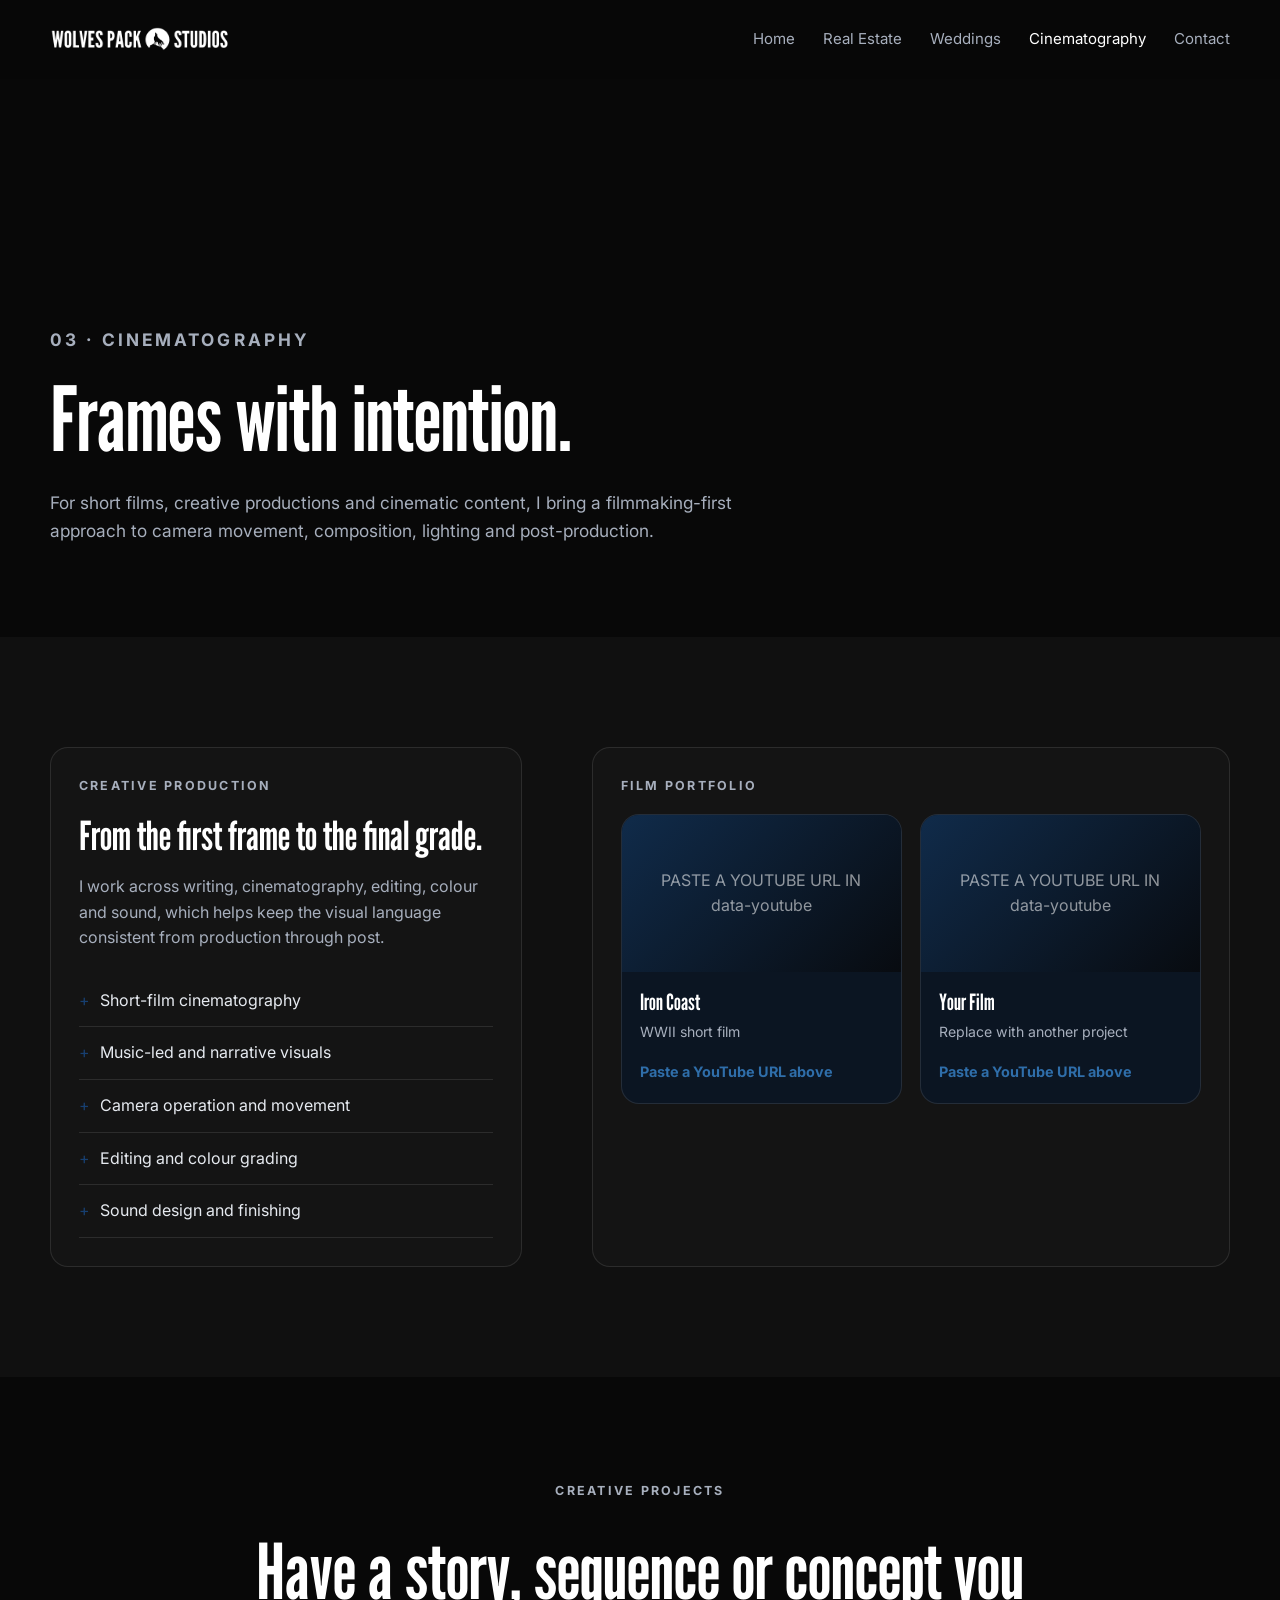
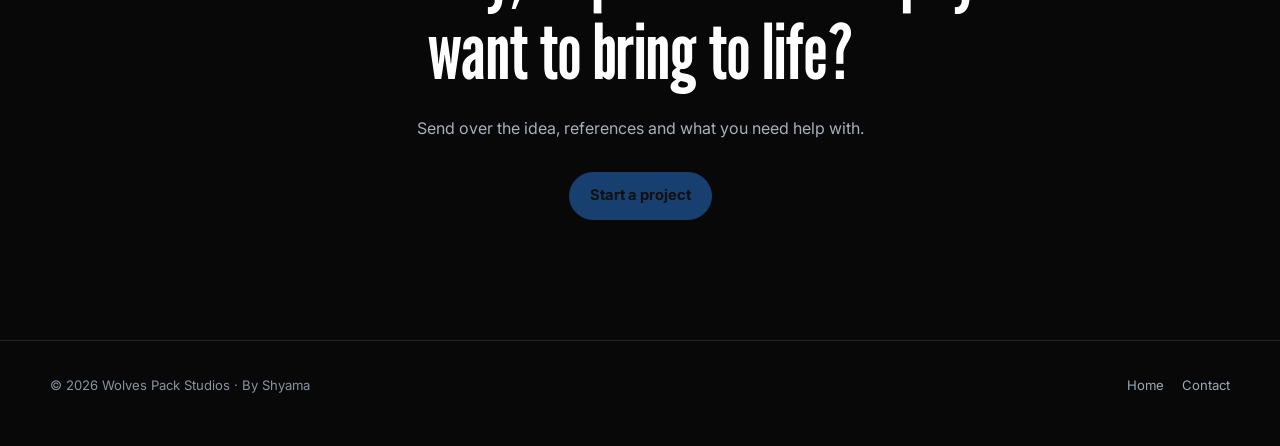
<file: cinematography.html>
<!DOCTYPE html>
<html lang="en">
<head>
  <meta charset="UTF-8">
  <meta name="viewport" content="width=device-width, initial-scale=1.0">
  <meta name="description" content="Cinematography and filmmaking by Wolves Pack Studios.">
  <title>Cinematography | Wolves Pack Studios</title>
  <link rel="stylesheet" href="styles.css">
  <link rel="preconnect" href="https://fonts.googleapis.com">
  <link rel="preconnect" href="https://fonts.gstatic.com" crossorigin>
  <link href="https://fonts.googleapis.com/css2?family=Inter:wght@400;500;600;700;800&family=League+Gothic&display=swap" rel="stylesheet">
  <link rel="icon" type="image/png" href="media/favicon.png">
</head>
<body>
  <header class="site-header">
    <div class="container nav">
      <a class="brand" href="index.html" aria-label="Wolves Pack Studios home"><img src="media/logo.png" alt="Wolves Pack Studios logo"></a>
      <button class="menu-toggle" aria-expanded="false" aria-label="Open navigation">☰</button>
      <nav class="nav-links" aria-label="Primary navigation">
        <a href="index.html">Home</a>
        <a href="real-estate.html">Real Estate</a>
        <a href="weddings.html">Weddings</a>
        <a class="active" href="cinematography.html">Cinematography</a>
        <a href="contact.html">Contact</a>
      </nav>
    </div>
  </header>

  <main>
    <section class="page-hero">
      <div class="container fade-in">
        <p class="eyebrow">03 · Cinematography</p>
        <h1>Frames with intention.</h1>
        <p>For short films, creative productions and cinematic content, I bring a filmmaking-first approach to camera movement, composition, lighting and post-production.</p>
      </div>
    </section>

    <section class="section section-soft">
      <div class="container detail-grid">
        <div class="detail-panel fade-in">
          <p class="eyebrow">Creative production</p>
          <h2>From the first frame to the final grade.</h2>
          <p>I work across writing, cinematography, editing, colour and sound, which helps keep the visual language consistent from production through post.</p>
          <ul class="detail-list">
            <li>Short-film cinematography</li>
            <li>Music-led and narrative visuals</li>
            <li>Camera operation and movement</li>
            <li>Editing and colour grading</li>
            <li>Sound design and finishing</li>
          </ul>
        </div>

        <div class="detail-panel fade-in">
          <p class="eyebrow">Film portfolio</p>
          <div class="video-grid">
            <!-- EDIT: Replace these links with your own YouTube films -->
            <article class="video-card">
              <div class="youtube-frame" data-youtube="https://www.youtube.com/watch?v=YOUR_VIDEO_ID"></div>
              <div class="video-info">
                <h3>Iron Coast</h3>
                <p>WWII short film</p>
                <span class="video-link-note">Paste a YouTube URL above</span>
              </div>
            </article>
            <article class="video-card">
              <div class="youtube-frame" data-youtube="https://www.youtube.com/watch?v=YOUR_VIDEO_ID"></div>
              <div class="video-info">
                <h3>Your Film</h3>
                <p>Replace with another project</p>
                <span class="video-link-note">Paste a YouTube URL above</span>
              </div>
            </article>
          </div>
        </div>
      </div>
    </section>

    <section class="cta">
      <div class="container fade-in">
        <p class="eyebrow">Creative projects</p>
        <h2>Have a story, sequence or concept you want to bring to life?</h2>
        <p>Send over the idea, references and what you need help with.</p>
        <a class="btn btn-primary" href="contact.html">Start a project</a>
      </div>
    </section>
  </main>

  <footer class="site-footer">
    <div class="container footer-inner">
      <div class="footer-copy">© 2026 Wolves Pack Studios · By Shyama</div>
      <div class="footer-links"><a href="index.html">Home</a><a href="contact.html">Contact</a></div>
    </div>
  </footer>
  <script src="script.js"></script>
</body>
</html>
</file>
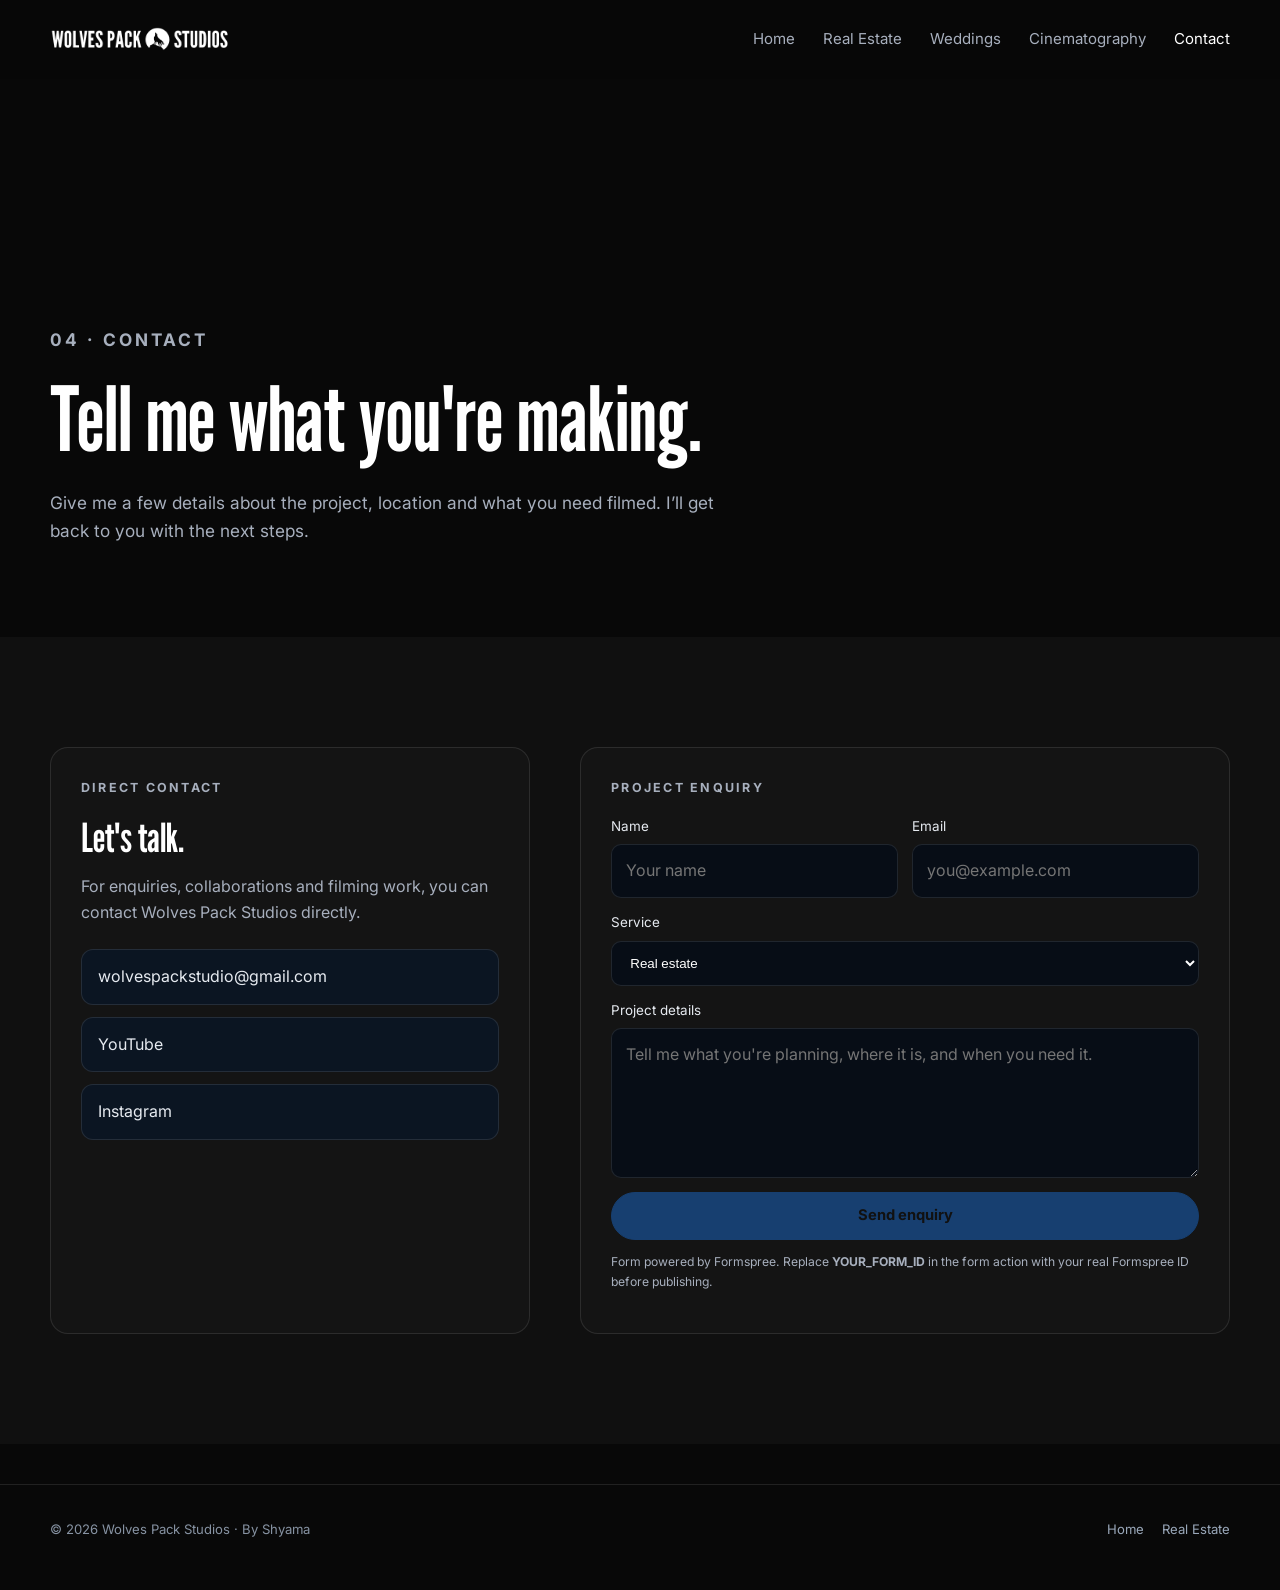
<file: contact.html>
<!DOCTYPE html>
<html lang="en">
<head>
  <meta charset="UTF-8">
  <meta name="viewport" content="width=device-width, initial-scale=1.0">
  <meta name="description" content="Contact Wolves Pack Studios for filmmaking, videography and photography projects.">
  <title>Contact | Wolves Pack Studios</title>
  <link rel="stylesheet" href="styles.css">
  <link rel="preconnect" href="https://fonts.googleapis.com">
  <link rel="preconnect" href="https://fonts.gstatic.com" crossorigin>
  <link href="https://fonts.googleapis.com/css2?family=Inter:wght@400;500;600;700;800&family=League+Gothic&display=swap" rel="stylesheet">
  <link rel="icon" type="image/png" href="media/favicon.png">
</head>
<body>
  <header class="site-header">
    <div class="container nav">
      <a class="brand" href="index.html" aria-label="Wolves Pack Studios home"><img src="media/logo.png" alt="Wolves Pack Studios logo"></a>
      <button class="menu-toggle" aria-expanded="false" aria-label="Open navigation">☰</button>
      <nav class="nav-links" aria-label="Primary navigation">
        <a href="index.html">Home</a>
        <a href="real-estate.html">Real Estate</a>
        <a href="weddings.html">Weddings</a>
        <a href="cinematography.html">Cinematography</a>
        <a class="active" href="contact.html">Contact</a>
      </nav>
    </div>
  </header>

  <main>
    <section class="page-hero">
      <div class="container fade-in">
        <p class="eyebrow">04 · Contact</p>
        <h1>Tell me what you're making.</h1>
        <p>Give me a few details about the project, location and what you need filmed. I’ll get back to you with the next steps.</p>
      </div>
    </section>

    <section class="section section-soft">
      <div class="container contact-grid">
        <aside class="contact-card fade-in">
          <p class="eyebrow">Direct contact</p>
          <h2>Let's talk.</h2>
          <p>For enquiries, collaborations and filming work, you can contact Wolves Pack Studios directly.</p>

          <div class="contact-links">
            <!-- EDIT these values -->
            <a href="mailto:wolvespackstudio@gmail.com">wolvespackstudio@gmail.com</a>
            <a href="https://www.youtube.com/" target="_blank" rel="noopener">YouTube</a>
            <a href="https://www.instagram.com/" target="_blank" rel="noopener">Instagram</a>
          </div>
        </aside>

        <div class="contact-card fade-in">
          <p class="eyebrow">Project enquiry</p>
          <!-- EDIT: Replace YOUR_FORM_ID with the Formspree ID from your account. -->
          <form id="contact-form" action="https://formspree.io/f/YOUR_FORM_ID" method="POST">
            <div class="form-grid">
              <div class="form-field">
                <label for="name">Name</label>
                <input id="name" name="name" type="text" placeholder="Your name" required>
              </div>
              <div class="form-field">
                <label for="email">Email</label>
                <input id="email" name="email" type="email" placeholder="you@example.com" required>
                <input type="hidden" name="_subject" value="New Wolves Pack Studios enquiry">
              </div>
              <div class="form-field full">
                <label for="service">Service</label>
                <select id="service" name="service">
                  <option>Real estate</option>
                  <option>Wedding</option>
                  <option>Cinematography</option>
                  <option>Other project</option>
                </select>
              </div>
              <div class="form-field full">
                <label for="message">Project details</label>
                <textarea id="message" name="message" placeholder="Tell me what you're planning, where it is, and when you need it."></textarea>
              </div>
              <div class="form-field full">
                <button class="btn btn-primary" type="submit">Send enquiry</button>

              </div>
            </div>
          </form>
          <p class="form-note">Form powered by Formspree. Replace <strong>YOUR_FORM_ID</strong> in the form action with your real Formspree ID before publishing.</p>
        </div>
      </div>
    </section>
  </main>

  <footer class="site-footer">
    <div class="container footer-inner">
      <div class="footer-copy">© 2026 Wolves Pack Studios · By Shyama</div>
      <div class="footer-links"><a href="index.html">Home</a><a href="real-estate.html">Real Estate</a></div>
    </div>
  </footer>
  <script src="script.js"></script>
</body>
</html>
</file>
<file: styles.css>
:root {
  --bg: #080808;
  --bg-soft: #101010;
  --panel: #141414;
  --text: #ffffff;
  --muted: #a7afbd;
  --accent: #173f70;
  --accent-strong: #2f6eaa;
  --border: rgba(255,255,255,.10);
  --max: 1180px;
  --radius: 18px;
  --shadow: 0 20px 60px rgba(0,0,0,.35);
}

* { box-sizing: border-box; }
html { scroll-behavior: smooth; }
body {
  margin: 0;
  background: var(--bg);
  color: var(--text);
  font-family: Inter, ui-sans-serif, system-ui, -apple-system, BlinkMacSystemFont, "Segoe UI", sans-serif;
  line-height: 1.6;
}

a { color: inherit; text-decoration: none; }
img { max-width: 100%; display: block; }
button, input, textarea { font: inherit; }

.container {
  width: min(var(--max), calc(100% - 40px));
  margin: 0 auto;
}

.skip-link {
  position: fixed;
  left: 16px;
  top: -100px;
  background: var(--accent);
  color: #080808;
  padding: 10px 14px;
  border-radius: 8px;
  z-index: 1000;
}
.skip-link:focus { top: 16px; }

.site-header {
  position: sticky;
  top: 0;
  z-index: 100;
  background: rgba(8,8,8,.80);
  border-bottom: 1px solid transparent;
  backdrop-filter: blur(18px);
  transition: border-color .25s ease;
}
.site-header.scrolled { border-color: var(--border); }

.nav {
  min-height: 78px;
  display: flex;
  align-items: center;
  justify-content: space-between;
  gap: 24px;
}

.brand {
  display: inline-flex;
  align-items: center;
  gap: 12px;
  font-weight: 800;
  letter-spacing: .09em;
  text-transform: uppercase;
  font-family: "League Gothic", Impact, sans-serif;
  font-size: 1.05rem;
}
.brand img { display:block; width:auto; height:42px; max-width:180px; object-fit:contain; }
.brand-mark {
  width: 34px;
  height: 34px;
  display: grid;
  place-items: center;
  border: 1px solid rgba(31,79,138,.75);
  color: var(--accent-strong);
  font-size: .74rem;
  letter-spacing: .06em;
}

.nav-links {
  display: flex;
  align-items: center;
  gap: 28px;
}
.nav-links a {
  color: var(--muted);
  font-size: .94rem;
  transition: color .2s ease;
}
.nav-links a:hover,
.nav-links a.active { color: var(--text); }

.menu-toggle {
  display: none;
  width: 44px;
  height: 44px;
  border: 1px solid var(--border);
  background: transparent;
  color: var(--text);
  border-radius: 10px;
  cursor: pointer;
}

.hero {
  min-height: calc(100vh - 78px);
  min-height: calc(100svh - 78px);
  display: flex;
  align-items: center;
  justify-content: center;
  position: relative;
  overflow: hidden;
  isolation: isolate;
}

.hero-video-section {
  text-align: center;
}

.hero-video {
  position: absolute;
  inset: 0;
  width: 100%;
  height: 100%;
  object-fit: cover;
  z-index: -3;
  background: #05070b;
}

.hero-video-overlay {
  position: absolute;
  inset: 0;
  z-index: -2;
  background:
    linear-gradient(180deg, rgba(0,0,0,.58) 0%, rgba(0,8,20,.42) 45%, rgba(0,0,0,.72) 100%),
    linear-gradient(90deg, rgba(0,0,0,.28), rgba(11,35,65,.18), rgba(0,0,0,.28));
  pointer-events: none;
}

.hero-video-section::after {
  content: "";
  position: absolute;
  inset: 0;
  z-index: -1;
  background: radial-gradient(circle at center, rgba(23,63,112,.12), transparent 55%);
  pointer-events: none;
}

.hero-content {
  display: flex;
  align-items: center;
  justify-content: center;
  width: 100%;
  padding: 100px 0;
}

.hero-content > div {
  width: min(100%, 1000px);
  display: flex;
  flex-direction: column;
  align-items: center;
}

.hero h1 {
  font-size: clamp(3.5rem, 8vw, 7.2rem);
  max-width: 1000px;
  letter-spacing: -.035em;
  margin: 0 auto;
}
.hero h1 span { color: var(--accent-strong); }
.hero-copy {
  margin-top: 28px;
  max-width: 700px;
  color: #e0e5ec;
  font-size: 1.08rem;
}
.hero-actions { display: flex; justify-content: center; gap: 14px; flex-wrap: wrap; margin-top: 34px; }

.eyebrow {
  text-transform: uppercase;
  letter-spacing: .18em;
  color: var(--text);
  font-size: .78rem;
  font-weight: 700;
  margin: 0 0 18px;
}

h1, h2, h3 {
  font-family: "League Gothic", Impact, sans-serif;
  line-height: 1.05;
  margin: 0;
  font-weight: 500;
}
.hero h1 {
  font-size: clamp(3.5rem, 8vw, 7.2rem);
  max-width: 850px;
  letter-spacing: -.035em;
}
.hero h1 span { color: var(--accent-strong); }
.hero-copy {
  margin-top: 28px;
  max-width: 680px;
  color: #d5dbe4;
  font-size: 1.08rem;
}
.hero-actions { display: flex; gap: 14px; flex-wrap: wrap; margin-top: 34px; }

.btn {
  display: inline-flex;
  align-items: center;
  justify-content: center;
  min-height: 48px;
  padding: 0 20px;
  border-radius: 999px;
  border: 1px solid var(--border);
  transition: transform .2s ease, background .2s ease, color .2s ease, border-color .2s ease;
  font-size: .92rem;
  font-weight: 700;
}
.btn:hover { transform: translateY(-2px); }
.btn-primary { background: var(--accent); color: #111; border-color: var(--accent); }
.btn-primary:hover { background: var(--accent-strong); }
.btn-secondary { background: transparent; color: var(--text); }
.btn-secondary:hover { border-color: rgba(31,79,138,.55); }

.hero-card {
  aspect-ratio: 4 / 5;
  border: 1px solid var(--border);
  border-radius: 24px;
  background:
    linear-gradient(145deg, rgba(31,79,138,.20), rgba(255,255,255,.01) 38%, rgba(255,255,255,.04)),
    linear-gradient(180deg, #10233b, #080808);
  box-shadow: var(--shadow);
  overflow: hidden;
  position: relative;
}
.hero-card::after {
  content: "WPS";
  position: absolute;
  inset: auto 24px 18px auto;
  color: rgba(255,255,255,.16);
  font-size: 3rem;
  font-weight: 900;
  letter-spacing: .08em;
}
.hero-card-inner {
  position: absolute;
  inset: 22px;
  border: 1px solid rgba(255,255,255,.12);
  padding: 26px;
  display: flex;
  flex-direction: column;
  justify-content: space-between;
}
.hero-card-title {
  color: rgba(255,255,255,.62);
  text-transform: uppercase;
  letter-spacing: .12em;
  font-size: .72rem;
}
.hero-card-quote {
  max-width: 260px;
  font-family: Georgia, "Times New Roman", serif;
  font-size: clamp(2rem, 4vw, 3.4rem);
  line-height: 1.02;
}
.hero-card-note { color: #a7afbd; font-size: .84rem; }

.section { padding: 110px 0; }
.section-soft { background: var(--bg-soft); }
.section-heading { display: flex; align-items: end; justify-content: space-between; gap: 24px; margin-bottom: 42px; }
.section-heading h2 { font-size: clamp(2.5rem, 5vw, 4.3rem); }
.section-heading p { max-width: 510px; color: var(--muted); margin: 0; }

.portrait-banner {
  width: 100%;
  aspect-ratio: 21 / 11;
  min-height: 360px;
  border-radius: 24px;
  border: none;
  background: none;
  position: relative;
  overflow: hidden;
  display: flex;
  flex-direction: column;
  align-items: center;
  justify-content: center;
  text-align: center;
  box-shadow: none;
  margin-bottom: 60px;
}

.portrait-banner img {
  width: 100%;
  height: 100%;
  object-fit: cover;
  object-position: 50% 28%;
  display: block;
}

.portrait-placeholder-text {
  position: relative;
  z-index: 1;
  font-family: "League Gothic", Impact, sans-serif;
  font-size: clamp(3rem, 7vw, 6rem);
  letter-spacing: .08em;
  color: rgba(255,255,255,.72);
}
.portrait-placeholder-note {
  position: relative;
  z-index: 1;
  margin-top: 8px;
  color: rgba(255,255,255,.45);
  font-size: .82rem;
}
.about-copy-wide {
  max-width: 900px;
}
.about-copy p { color: #d5dbe4; font-size: 1.04rem; }
.about-stats {
  display: grid;
  grid-template-columns: repeat(3, 1fr);
  gap: 12px;
  margin-top: 30px;
}
.stat {
  padding: 18px;
  background: #0b1522;
  border: 1px solid var(--border);
  border-radius: 14px;
}
.stat strong { display: block; font-size: 1.35rem; }
.stat span { color: var(--muted); font-size: .78rem; text-transform: uppercase; letter-spacing: .09em; }

.services-grid {
  display: grid;
  grid-template-columns: repeat(2, 1fr);
  gap: 16px;
}
.service-card {
  position: relative;
  min-height: 300px;
  padding: 28px;
  border: 1px solid var(--border);
  border-radius: var(--radius);
  background: linear-gradient(180deg, rgba(255,255,255,.035), rgba(255,255,255,.015));
  overflow: hidden;
  display: flex;
  flex-direction: column;
  justify-content: space-between;
  transition: transform .25s ease, border-color .25s ease, background .25s ease;
}
.service-card:hover { transform: translateY(-4px); border-color: rgba(31,79,138,.48); background: linear-gradient(180deg, rgba(31,79,138,.10), rgba(255,255,255,.015)); }
.service-number { color: var(--accent); font-size: .76rem; letter-spacing: .14em; font-weight: 700; }
.service-card h3 { font-size: 2.3rem; margin-top: 20px; }
.service-card p { color: var(--muted); max-width: 450px; margin: 18px 0 0; }
.service-link { color: var(--text); font-weight: 700; margin-top: 26px; }
.service-link::after { content: "  →"; color: var(--accent); }

.portfolio-grid {
  display: grid;
  grid-template-columns: repeat(3, 1fr);
  gap: 16px;
}
.portfolio-card {
  border: 1px solid var(--border);
  border-radius: var(--radius);
  overflow: hidden;
  background: var(--panel);
}
.portfolio-thumb {
  aspect-ratio: 16/10;
  display: grid;
  place-items: center;
  background: linear-gradient(135deg, #102b4a, #080b10);
  position: relative;
}
.portfolio-thumb::before {
  content: "▶";
  width: 58px;
  height: 58px;
  border: 1px solid rgba(255,255,255,.32);
  border-radius: 50%;
  display: grid;
  place-items: center;
  color: white;
  background: rgba(0,0,0,.25);
}
.portfolio-meta { padding: 18px; }
.portfolio-meta h3 { font-size: 1.45rem; }
.portfolio-meta p { margin: 6px 0 16px; color: var(--muted); font-size: .9rem; }
.portfolio-meta a { color: var(--accent-strong); font-weight: 700; font-size: .9rem; }

.cta {
  padding: 80px 0;
  text-align: center;
}
.cta h2 { font-size: clamp(2.8rem, 6vw, 5.3rem); max-width: 850px; margin: 0 auto; }
.cta p { max-width: 620px; margin: 24px auto 30px; color: var(--muted); }


.page-hero {
  position: relative;
  min-height: 62vh;
  display: flex;
  align-items: end;
  overflow: hidden;
  padding: 120px 0 75px;
}
.page-hero-media {
  position: absolute;
  inset: 0;
  background: linear-gradient(135deg, #102b4a, #080b10);
  z-index: 0;
}
.hero-bg-video {
  width: 100%;
  height: 100%;
  object-fit: cover;
  opacity: .48;
}
.page-hero-media::after {
  content: "";
  position: absolute;
  inset: 0;
  background: linear-gradient(180deg, rgba(4,8,14,.20), rgba(4,8,14,.92));
}
.page-hero > .container { position: relative; z-index: 1; }
.page-hero-placeholder {
  position: absolute;
  inset: 0;
  display: grid;
  place-items: center;
  color: rgba(255,255,255,.22);
  font-family: "League Gothic", Impact, sans-serif;
  font-size: clamp(2rem, 6vw, 5rem);
  letter-spacing: .08em;
}

.page-hero h1 { font-size: clamp(3rem, 7vw, 6rem); max-width: 900px; }
.page-hero p { max-width: 700px; color: var(--muted); font-size: 1.08rem; margin-top: 24px; }

.detail-grid {
  display: grid;
  grid-template-columns: .85fr 1.15fr;
  gap: 70px;
}
.detail-panel {
  padding: 28px;
  border: 1px solid var(--border);
  border-radius: var(--radius);
  background: var(--panel);
}
.detail-panel h2 { font-size: 2.5rem; margin-bottom: 18px; }
.detail-panel p { color: var(--muted); }
.detail-list { margin: 24px 0 0; padding: 0; list-style: none; }
.detail-list li { padding: 13px 0; border-bottom: 1px solid var(--border); color: #e6eaf0; }
.detail-list li::before { content: "+"; color: var(--accent); margin-right: 10px; }

.video-grid { display: grid; grid-template-columns: 1fr 1fr; gap: 18px; }
.youtube-frame { aspect-ratio: 16/9; background: #080d15; }
.youtube-frame iframe { width: 100%; height: 100%; border: 0; display: block; }
.photo-grid { display:grid; grid-template-columns: repeat(3, 1fr); gap:16px; }
.photo-card { border:1px solid var(--border); border-radius:var(--radius); overflow:hidden; background:var(--panel); }
.photo-placeholder { aspect-ratio:4/3; display:grid; place-items:center; text-align:center; padding:20px; color:rgba(255,255,255,.45); background:linear-gradient(135deg,#102b4a,#080b10); font-family:"League Gothic",Impact,sans-serif; letter-spacing:.06em; }
.video-link-note { color: var(--accent-strong); font-weight:700; font-size:.9rem; }
.video-card {
  border: 1px solid var(--border);
  border-radius: var(--radius);
  overflow: hidden;
  background: #0b1522;
}
.video-embed {
  aspect-ratio: 16/9;
  background: linear-gradient(135deg, #102b4a, #080b10);
  display: grid;
  place-items: center;
  color: rgba(255,255,255,.55);
  text-align: center;
  padding: 24px;
}
.video-info { padding: 18px; }
.video-info h3 { font-size: 1.4rem; }
.video-info p { color: var(--muted); font-size: .88rem; margin: 8px 0 15px; }
.video-info a { color: var(--accent-strong); font-weight: 700; }

.contact-grid {
  display: grid;
  grid-template-columns: .85fr 1.15fr;
  gap: 50px;
}
.contact-card {
  border: 1px solid var(--border);
  border-radius: var(--radius);
  padding: 30px;
  background: var(--panel);
}
.contact-card h2 { font-size: 2.5rem; }
.contact-card p { color: var(--muted); }
.contact-links { margin-top: 24px; display: grid; gap: 12px; }
.contact-links a {
  padding: 14px 16px;
  border: 1px solid var(--border);
  border-radius: 12px;
  background: #0b1522;
  color: #e6eaf0;
}
.contact-links a:hover { border-color: rgba(31,79,138,.50); color: var(--text); }

.form-grid { display: grid; grid-template-columns: 1fr 1fr; gap: 14px; }
.form-field { display: grid; gap: 7px; }
.form-field.full { grid-column: 1 / -1; }
label { color: #e6eaf0; font-size: .84rem; }
input, textarea, select {
  width: 100%;
  border: 1px solid var(--border);
  background: #070d16;
  color: var(--text);
  border-radius: 10px;
  padding: 13px 14px;
  outline: none;
}
input:focus, textarea:focus, select:focus { border-color: rgba(31,79,138,.70); }
textarea { min-height: 150px; resize: vertical; }
.form-note { color: #8793a3; font-size: .76rem; margin-top: 12px; }

.site-footer { padding: 34px 0 50px; border-top: 1px solid var(--border); margin-top: 40px; }
.footer-inner { display:flex; justify-content: space-between; align-items:center; gap:20px; }
.footer-copy { color: #8793a3; font-size: .82rem; }
.footer-links { display:flex; gap:18px; color: #9aa8ba; font-size: .82rem; }
.footer-links a:hover { color: var(--text); }

.fade-in { opacity: 0; transform: translateY(14px); transition: opacity .6s ease, transform .6s ease; }
.fade-in.visible { opacity: 1; transform: translateY(0); }

@media (max-width: 900px) {
  .hero-grid,
  .about-grid,
  .detail-grid,
  .contact-grid { grid-template-columns: 1fr; }
  .hero-grid { padding-top: 55px; }
  .hero-card { max-width: 520px; width: 100%; margin: 0 auto; }
  .portfolio-grid { grid-template-columns: 1fr 1fr; }
  .services-grid { grid-template-columns: 1fr; }
}

@media (max-width: 720px) {
  .brand img { height:34px; max-width:145px; }
  .container { width: min(var(--max), calc(100% - 28px)); }
  .nav-links {
    display: none;
    position: absolute;
    left: 14px;
    right: 14px;
    top: 70px;
    padding: 14px;
    flex-direction: column;
    align-items: stretch;
    background: rgba(7,11,16,.97);
    border: 1px solid var(--border);
    border-radius: 14px;
  }
  .nav-links.open { display: flex; }
  .nav-links a { padding: 11px 10px; }
  .menu-toggle { display: block; }
  .hero h1 { font-size: clamp(3rem, 16vw, 5rem); }
  .section { padding: 78px 0; }
  .section-heading { display: block; }
  .section-heading p { margin-top: 16px; }
  .portrait-banner { aspect-ratio: 16 / 9; min-height: 280px; margin-bottom: 42px; }
  .portrait-banner::before { inset: 12px; border-radius: 14px; }
  .about-stats { grid-template-columns: 1fr; }
  .portfolio-grid, .video-grid, .photo-grid { grid-template-columns: 1fr; }
  .form-grid { grid-template-columns: 1fr; }
  .form-field.full { grid-column: auto; }
  .footer-inner { flex-direction: column; align-items: flex-start; }
}

/* FINAL HERO VIDEO LAYERING OVERRIDE */
.hero.hero-video-section {
  position: relative !important;
  min-height: calc(100vh - 78px) !important;
  min-height: calc(100svh - 78px) !important;
  display: flex !important;
  align-items: center !important;
  justify-content: center !important;
  overflow: hidden !important;
  isolation: isolate !important;
  padding: 0 !important;
}

.hero.hero-video-section .hero-video {
  position: absolute !important;
  inset: 0 !important;
  width: 100% !important;
  height: 100% !important;
  object-fit: cover !important;
  z-index: 0 !important;
}

.hero.hero-video-section .hero-video-overlay {
  position: absolute !important;
  inset: 0 !important;
  z-index: 1 !important;
  pointer-events: none !important;
  background: linear-gradient(
    to bottom,
    rgba(0, 0, 0, 0.18) 0%,
    rgba(0, 0, 0, 0.16) 45%,
    rgba(0, 0, 0, 0.78) 100%
  ) !important;
}

.hero.hero-video-section::after {
  z-index: 1 !important;
  pointer-events: none !important;
}

.hero.hero-video-section .hero-content {
  position: relative !important;
  z-index: 2 !important;
  width: 100% !important;
  min-height: calc(100vh - 78px) !important;
  min-height: calc(100svh - 78px) !important;
  display: flex !important;
  align-items: center !important;
  justify-content: center !important;
  text-align: center !important;
  padding: 40px 24px !important;
  margin: 0 auto !important;
}

.hero.hero-video-section .hero-content > div {
  width: min(100%, 1000px) !important;
  display: flex !important;
  flex-direction: column !important;
  align-items: center !important;
  justify-content: center !important;
}

.hero.hero-video-section h1 {
  margin: 0 auto !important;
  max-width: 1000px !important;
  text-align: center !important;
  text-shadow: 0 4px 24px rgba(0, 0, 0, 0.55) !important;
}

.hero.hero-video-section .hero-copy {
  margin: 28px auto 0 !important;
  text-align: center !important;
  text-shadow: 0 2px 12px rgba(0, 0, 0, 0.65) !important;
}

.hero.hero-video-section .eyebrow {
  text-align: center !important;
  text-shadow: 0 2px 10px rgba(0, 0, 0, 0.65) !important;
}

.hero.hero-video-section .hero-actions {
  justify-content: center !important;
}

@media (max-width: 720px) {
  .hero.hero-video-section,
  .hero.hero-video-section .hero-content {
    min-height: calc(100vh - 70px) !important;
    min-height: calc(100svh - 70px) !important;
  }
}

/* Service card hover images */

.service-card {
  position: relative;
  overflow: hidden;
  isolation: isolate;
  background: #080808;
}

.service-card::before {
  content: "";
  position: absolute;
  inset: 0;
  background-size: cover;
  background-position: center;
  opacity: 0;
  transform: scale(1.04);
  transition: opacity 0.5s ease, transform 0.7s ease;
  z-index: -2;
}

.service-card::after {
  content: "";
  position: absolute;
  inset: 0;
  background: linear-gradient(
    135deg,
    rgba(0, 0, 0, 0.78),
    rgba(0, 0, 0, 0.45)
  );
  opacity: 0;
  transition: opacity 0.5s ease;
  z-index: -1;
}

.service-real-estate::before {
  background-image: url("media/service-real-estate.jpg");
}

.service-weddings::before {
  background-image: url("media/service-weddings.jpg");
}

.service-cinematography::before {
  background-image: url("media/service-cinematography.jpg");
}

.service-other::before {
  background-image: url("media/service-other.jpg");
}

.service-card:hover::before {
  opacity: 1;
  transform: scale(1);
}

.service-card:hover::after {
  opacity: 1;
}

.service-card-content,
.service-card .service-link {
  position: relative;
  z-index: 1;
}
</file>
